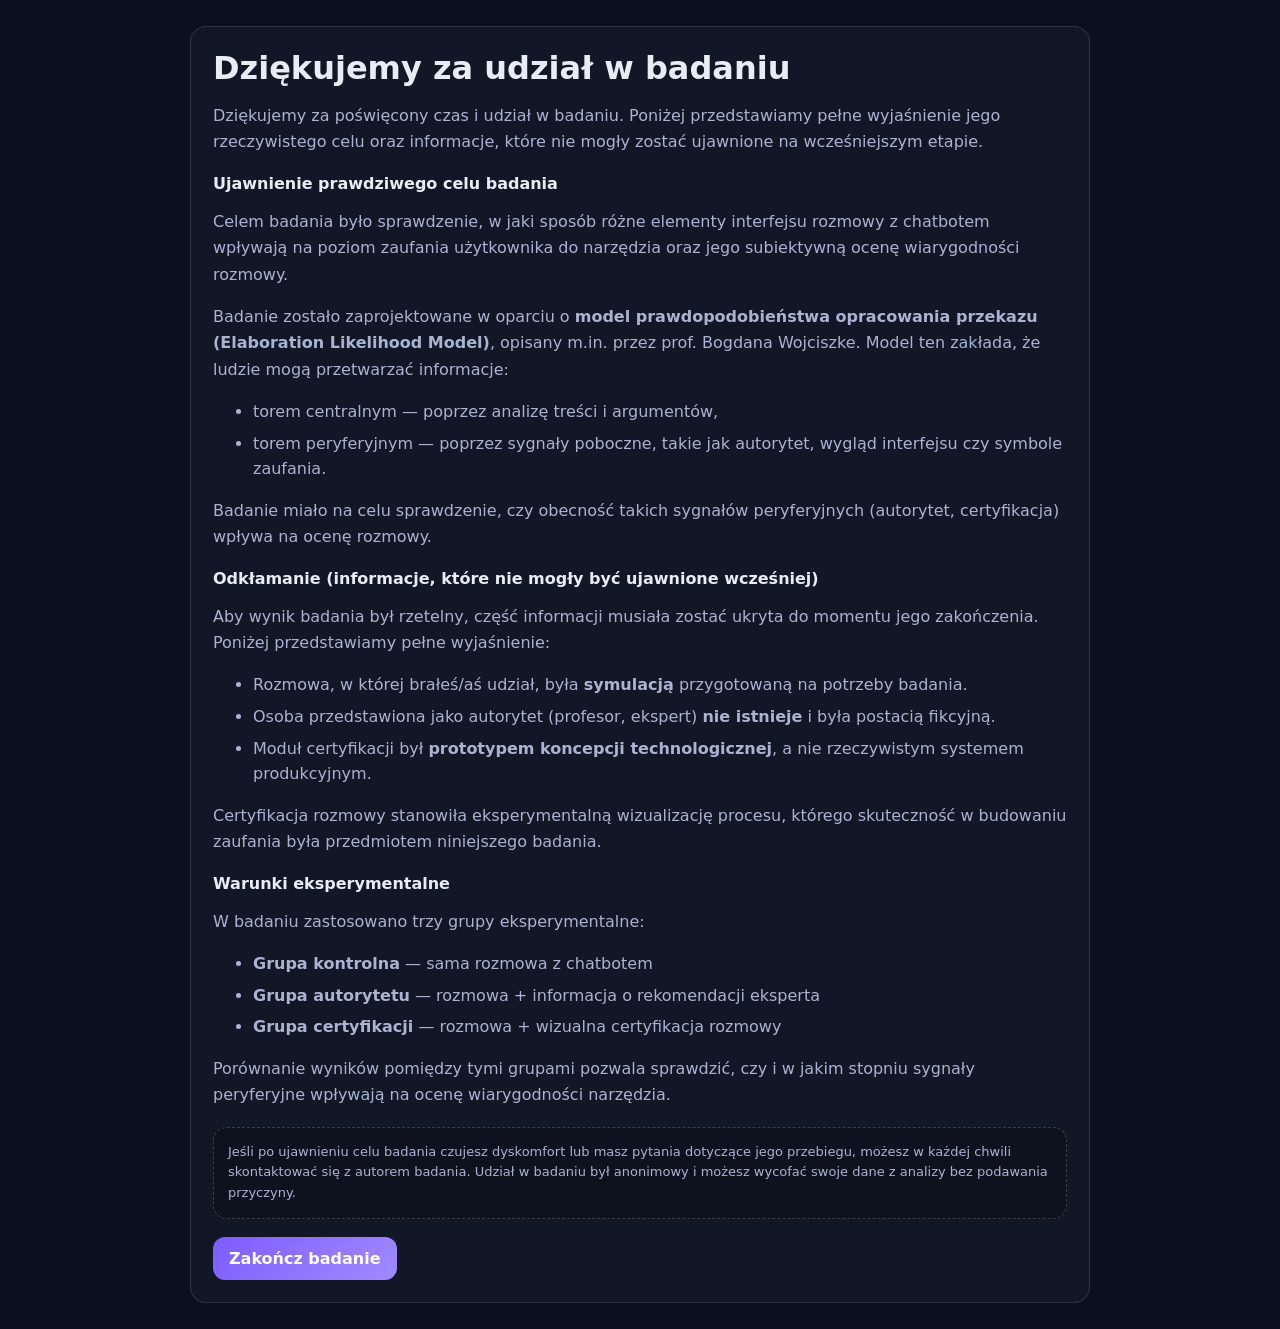
<file: templates/debrief.html>
<!DOCTYPE html>
<html lang="pl">
<head>
  <meta charset="UTF-8"/>
  <meta name="viewport" content="width=device-width, initial-scale=1.0"/>
  <title>Badanie – podsumowanie</title>
  <style>
    body{margin:0;font-family:system-ui,Segoe UI,Roboto,Arial;background:#0b1020;color:#e9ecf5;padding:26px}
    .wrap{max-width:900px;margin:0 auto}
    .card{border:1px solid rgba(255,255,255,.12);border-radius:16px;background:rgba(255,255,255,.03);padding:22px}
    h1{margin:0 0 8px}
    h2{margin:18px 0 6px;font-size:16px}
    p{color:#aab3d0;line-height:1.65}
    ul{color:#aab3d0;line-height:1.6}
    li{margin:6px 0}
    .btn{
      display:inline-flex;align-items:center;justify-content:center;
      margin-top:18px;padding:12px 16px;border-radius:12px;
      background:linear-gradient(135deg,#7c5cff,#a18bff);
      color:#fff;text-decoration:none;font-weight:800;border:0;cursor:pointer
    }
    .note{
      margin-top:18px;
      padding:14px;
      border:1px dashed rgba(255,255,255,.18);
      border-radius:14px;
      background:rgba(0,0,0,.18);
      color:#aab3d0;
      font-size:13px;
      line-height:1.6;
    }
  </style>
</head>
<body>
  <div class="wrap">
    <div class="card">
      <h1>Dziękujemy za udział w badaniu</h1>

      <p>
        Dziękujemy za poświęcony czas i udział w badaniu. Poniżej przedstawiamy pełne wyjaśnienie
        jego rzeczywistego celu oraz informacje, które nie mogły zostać ujawnione na wcześniejszym etapie.
      </p>

      <h2>Ujawnienie prawdziwego celu badania</h2>

      <p>
        Celem badania było sprawdzenie, w jaki sposób różne elementy interfejsu rozmowy z chatbotem
        wpływają na poziom zaufania użytkownika do narzędzia oraz jego subiektywną ocenę wiarygodności rozmowy.
      </p>

      <p>
        Badanie zostało zaprojektowane w oparciu o <b>model prawdopodobieństwa opracowania przekazu
        (Elaboration Likelihood Model)</b>, opisany m.in. przez prof. Bogdana Wojciszke.
        Model ten zakłada, że ludzie mogą przetwarzać informacje:
      </p>

      <ul>
        <li>torem centralnym — poprzez analizę treści i argumentów,</li>
        <li>torem peryferyjnym — poprzez sygnały poboczne, takie jak autorytet, wygląd interfejsu czy symbole zaufania.</li>
      </ul>

      <p>
        Badanie miało na celu sprawdzenie, czy obecność takich sygnałów peryferyjnych
        (autorytet, certyfikacja) wpływa na ocenę rozmowy.
      </p>

      <h2>Odkłamanie (informacje, które nie mogły być ujawnione wcześniej)</h2>

      <p>
        Aby wynik badania był rzetelny, część informacji musiała zostać ukryta do momentu jego zakończenia.
        Poniżej przedstawiamy pełne wyjaśnienie:
      </p>

      <ul>
        <li>Rozmowa, w której brałeś/aś udział, była <b>symulacją</b> przygotowaną na potrzeby badania.</li>
        <li>Osoba przedstawiona jako autorytet (profesor, ekspert) <b>nie istnieje</b> i była postacią fikcyjną.</li>
        <li>Moduł certyfikacji był <b>prototypem koncepcji technologicznej</b>, a nie rzeczywistym systemem produkcyjnym.</li>
      </ul>

      <p>
        Certyfikacja rozmowy stanowiła eksperymentalną wizualizację procesu, którego
        skuteczność w budowaniu zaufania była przedmiotem niniejszego badania.
      </p>

      <h2>Warunki eksperymentalne</h2>

      <p>
        W badaniu zastosowano trzy grupy eksperymentalne:
      </p>

      <ul>
        <li><b>Grupa kontrolna</b> — sama rozmowa z chatbotem</li>
        <li><b>Grupa autorytetu</b> — rozmowa + informacja o rekomendacji eksperta</li>
        <li><b>Grupa certyfikacji</b> — rozmowa + wizualna certyfikacja rozmowy</li>
      </ul>

      <p>
        Porównanie wyników pomiędzy tymi grupami pozwala sprawdzić,
        czy i w jakim stopniu sygnały peryferyjne wpływają na ocenę wiarygodności narzędzia.
      </p>

      <div class="note">
        Jeśli po ujawnieniu celu badania czujesz dyskomfort lub masz pytania dotyczące jego przebiegu,
        możesz w każdej chwili skontaktować się z autorem badania. Udział w badaniu był anonimowy
        i możesz wycofać swoje dane z analizy bez podawania przyczyny.
      </div>

      <a class="btn" href="/">Zakończ badanie</a>
    </div>
  </div>
</body>
</html>
</file>
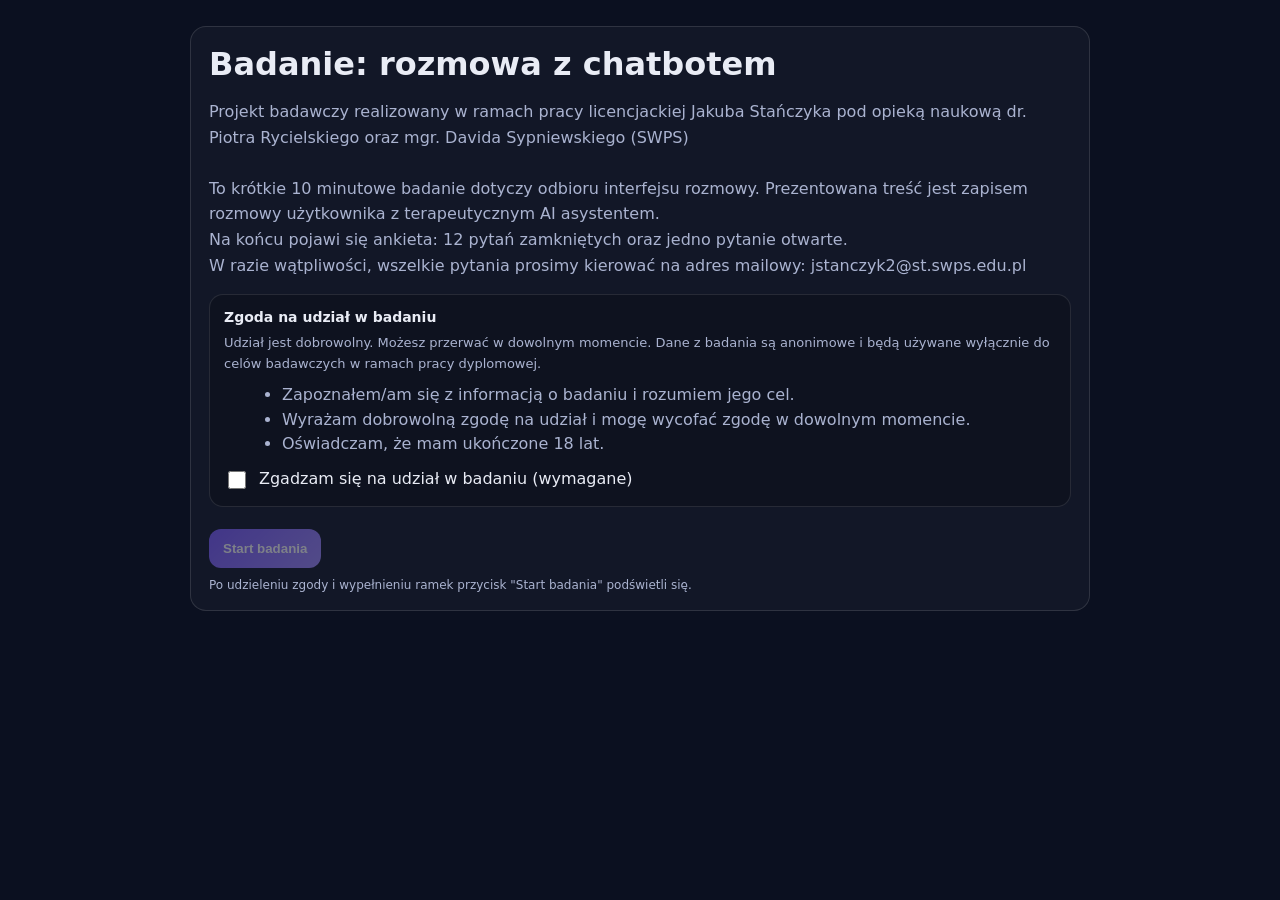
<file: templates/home.html>
<!DOCTYPE html>
<html lang="pl">
<head>
  <meta charset="UTF-8"/>
  <meta name="viewport" content="width=device-width, initial-scale=1.0"/>
  <title>Badanie – start</title>
  <style>
    body{margin:0;font-family:system-ui,Segoe UI,Roboto,Arial;background:#0b1020;color:#e9ecf5;padding:26px}
    .wrap{max-width:900px;margin:0 auto}
    .card{border:1px solid rgba(255,255,255,.12);border-radius:16px;background:rgba(255,255,255,.03);padding:18px}
    h1{margin:0 0 8px}
    p{color:#aab3d0;line-height:1.6}
    .row{display:flex;gap:10px;flex-wrap:wrap;margin-top:12px;align-items:center}
    .btn{
      display:inline-flex;align-items:center;justify-content:center;gap:8px;
      margin-top:10px;padding:12px 14px;border-radius:12px;
      background:linear-gradient(135deg,#7c5cff,#a18bff);
      color:#fff;text-decoration:none;font-weight:800;border:0;cursor:pointer
    }
    .btn[disabled]{opacity:.45;cursor:not-allowed}
    .btn2{
      display:inline-block;margin-top:10px;padding:12px 14px;border-radius:12px;
      background:rgba(255,255,255,.06);border:1px solid rgba(255,255,255,.12);
      color:#e9ecf5;text-decoration:none;font-weight:700
    }
    .small{font-size:12px;color:#aab3d0;margin-top:10px}
    .consent{
      margin-top:16px;
      border:1px solid rgba(255,255,255,.10);
      border-radius:14px;
      padding:14px;
      background:rgba(0,0,0,.18);
    }
    .consent h2{margin:0 0 8px;font-size:14px}
    .consent ul{margin:8px 0 0 18px;color:#aab3d0;line-height:1.55}
    label{display:flex;gap:10px;align-items:flex-start;color:#e9ecf5}
    input[type="checkbox"]{width:18px;height:18px;margin-top:2px}
    .warn{display:none;margin-top:10px;color:#ffb4b4;font-size:12px}
  </style>
</head>
<body>
  <div class="wrap">
    <div class="card">
      <h1>Badanie: rozmowa z chatbotem</h1>
      <p>
        Projekt badawczy realizowany w ramach pracy licencjackiej Jakuba Stańczyka
pod opieką naukową dr. Piotra Rycielskiego oraz mgr. Davida Sypniewskiego (SWPS)
          <br>
          <br>
        To krótkie 10 minutowe badanie dotyczy odbioru interfejsu rozmowy. Prezentowana treść jest zapisem rozmowy użytkownika z terapeutycznym AI asystentem.
        <br>Na końcu pojawi się ankieta: 12 pytań zamkniętych oraz jedno pytanie otwarte.
        <br>W razie wątpliwości, wszelkie pytania prosimy kierować na adres mailowy: jstanczyk2@st.swps.edu.pl
      </p>

      <div class="consent">
        <h2>Zgoda na udział w badaniu</h2>
        <p style="margin:0;color:#aab3d0;line-height:1.6;font-size:13px">
          Udział jest dobrowolny. Możesz przerwać w dowolnym momencie. Dane z badania są anonimowe i będą używane wyłącznie
          do celów badawczych w ramach pracy dyplomowej.
        </p>

        <ul>
          <li>Zapoznałem/am się z informacją o badaniu i rozumiem jego cel.</li>
          <li>Wyrażam dobrowolną zgodę na udział i mogę wycofać zgodę w dowolnym momencie.</li>
          <li>Oświadczam, że mam ukończone 18 lat.</li>
        </ul>

        <div class="row">
          <label>
            <input type="checkbox" id="consentChk">
            <span>Zgadzam się na udział w badaniu (wymagane)</span>
          </label>
        </div>

        <div class="warn" id="warnBox">Zaznacz zgodę, aby rozpocząć badanie.</div>
      </div>

      <div class="row">
        <button class="btn" id="startBtn" disabled>Start badania</button>
      </div>

      <div class="small">
        Po udzieleniu zgody i wypełnieniu ramek przycisk "Start badania" podświetli się.</a>
      </div>
    </div>
  </div>

<script>
  const chk = document.getElementById("consentChk");
  const btn = document.getElementById("startBtn");
  const warn = document.getElementById("warnBox");

  // jeśli ktoś wrócił i miał już zgodę
  const saved = sessionStorage.getItem("study_consent") === "yes";
  if(saved){
    chk.checked = true;
    btn.disabled = false;
  }

  chk.addEventListener("change", () => {
    btn.disabled = !chk.checked;
    warn.style.display = "none";
    if(chk.checked){
      sessionStorage.setItem("study_consent", "yes");
    }else{
      sessionStorage.removeItem("study_consent");
    }
  });

  btn.addEventListener("click", () => {
    if(!chk.checked){
      warn.style.display = "block";
      return;
    }
    // idziemy do badania
    window.location.href = "/study";
  });
</script>
</body>
</html>
</file>
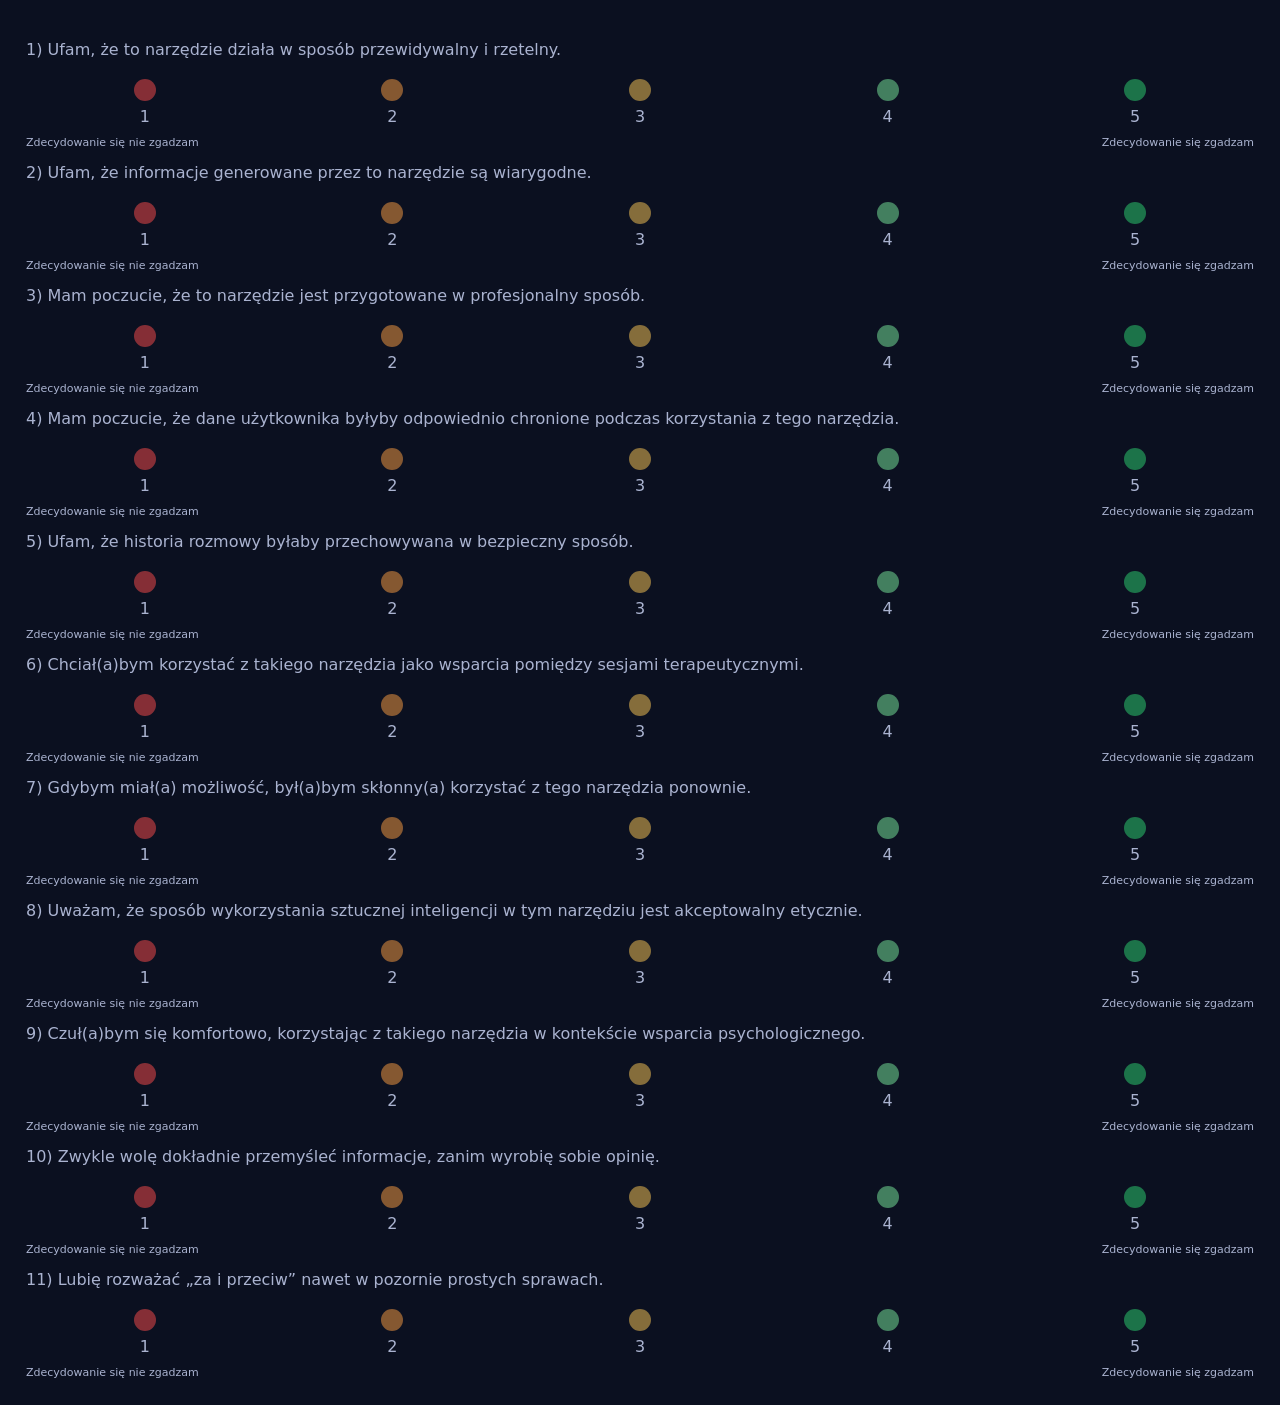
<file: templates/surveyold.html>
<!DOCTYPE html>
<html lang="pl">
<head>
  <meta charset="UTF-8"/>
  <meta name="viewport" content="width=device-width, initial-scale=1.0"/>
  <title>Ankieta</title>
  <style>
    body{margin:0;font-family:system-ui,Segoe UI,Roboto,Arial;background:#0b1020;color:#e9ecf5;padding:26px}
    .wrap{max-width:900px;margin:0 auto}
    .card{border:1px solid rgba(255,255,255,.12);border-radius:16px;background:rgba(255,255,255,.03);padding:18px}
    h1{margin:0 0 10px}
    label{display:block;margin:14px 0 6px;color:#aab3d0}
    select, textarea, input{
      width:100%; padding:10px; border-radius:12px;
      border:1px solid rgba(255,255,255,.12); background:rgba(0,0,0,.2); color:#e9ecf5
    }
    button{margin-top:14px;padding:12px 14px;border-radius:12px;border:0;
      background:linear-gradient(135deg,#2ee59d,#00c2ff);color:#06101a;font-weight:900;cursor:pointer}
    .muted{color:#aab3d0;font-size:12px;line-height:1.5}
    .likert {
      display: flex;
      justify-content: space-between;
      gap: 10px;
      margin-top: 6px;
    }

    .likert label {
      flex: 1;
      text-align: center;
      cursor: pointer;
    }

    .likert input {
      display: none;
    }

    .dot {
      width: 18px;
      height: 18px;
      border-radius: 50%;
      margin: 0 auto 6px;
      opacity: 0.5;
      border: 2px solid transparent;
    }

    .l1 { background: #ff4d4d; }
    .l2 { background: #ff9f43; }
    .l3 { background: #feca57; }
    .l4 { background: #7bed9f; }
    .l5 { background: #2ed573; }

    .likert input:checked + .dot {
      opacity: 1;
      border-color: #fff;
      box-shadow: 0 0 0 2px rgba(255,255,255,.25);
    }

    .scale-labels {
      display: flex;
      justify-content: space-between;
      font-size: 11px;
      color: #aab3d0;
      margin-top: 4px;
    }
  </style>
</head>
<body>
  <div class="question">
  <label>1) Ufam, że to narzędzie działa w sposób przewidywalny i rzetelny.</label>

  <div class="likert">
    <label>
      <input type="radio" name="q1" value="1">
      <div class="dot l1"></div>
      1
    </label>
    <label>
      <input type="radio" name="q1" value="2">
      <div class="dot l2"></div>
      2
    </label>
    <label>
      <input type="radio" name="q1" value="3">
      <div class="dot l3"></div>
      3
    </label>
    <label>
      <input type="radio" name="q1" value="4">
      <div class="dot l4"></div>
      4
    </label>
    <label>
      <input type="radio" name="q1" value="5">
      <div class="dot l5"></div>
      5
    </label>
  </div>

  <div class="scale-labels">
    <span>Zdecydowanie się nie zgadzam</span>
    <span>Zdecydowanie się zgadzam</span>
  </div>
</div>
<div class="question">
  <label>2) Ufam, że informacje generowane przez to narzędzie są wiarygodne.</label>

  <div class="likert">
    <label><input type="radio" name="q2" value="1"><div class="dot l1"></div>1</label>
    <label><input type="radio" name="q2" value="2"><div class="dot l2"></div>2</label>
    <label><input type="radio" name="q2" value="3"><div class="dot l3"></div>3</label>
    <label><input type="radio" name="q2" value="4"><div class="dot l4"></div>4</label>
    <label><input type="radio" name="q2" value="5"><div class="dot l5"></div>5</label>
  </div>

  <div class="scale-labels">
    <span>Zdecydowanie się nie zgadzam</span>
    <span>Zdecydowanie się zgadzam</span>
  </div>
</div>
  <div class="question">
  <label>3) Mam poczucie, że to narzędzie jest przygotowane w profesjonalny sposób.</label>

  <div class="likert">
    <label><input type="radio" name="q3" value="1"><div class="dot l1"></div>1</label>
    <label><input type="radio" name="q3" value="2"><div class="dot l2"></div>2</label>
    <label><input type="radio" name="q3" value="3"><div class="dot l3"></div>3</label>
    <label><input type="radio" name="q3" value="4"><div class="dot l4"></div>4</label>
    <label><input type="radio" name="q3" value="5"><div class="dot l5"></div>5</label>
  </div>

  <div class="scale-labels">
    <span>Zdecydowanie się nie zgadzam</span>
    <span>Zdecydowanie się zgadzam</span>
  </div>
</div>
<div class="question">
  <label>4) Mam poczucie, że dane użytkownika byłyby odpowiednio chronione podczas korzystania z tego narzędzia.</label>

  <div class="likert">
    <label><input type="radio" name="q4" value="1"><div class="dot l1"></div>1</label>
    <label><input type="radio" name="q4" value="2"><div class="dot l2"></div>2</label>
    <label><input type="radio" name="q4" value="3"><div class="dot l3"></div>3</label>
    <label><input type="radio" name="q4" value="4"><div class="dot l4"></div>4</label>
    <label><input type="radio" name="q4" value="5"><div class="dot l5"></div>5</label>
  </div>

  <div class="scale-labels">
    <span>Zdecydowanie się nie zgadzam</span>
    <span>Zdecydowanie się zgadzam</span>
  </div>
</div>
  <div class="question">
  <label>5) Ufam, że historia rozmowy byłaby przechowywana w bezpieczny sposób.</label>

  <div class="likert">
    <label><input type="radio" name="q5" value="1"><div class="dot l1"></div>1</label>
    <label><input type="radio" name="q5" value="2"><div class="dot l2"></div>2</label>
    <label><input type="radio" name="q5" value="3"><div class="dot l3"></div>3</label>
    <label><input type="radio" name="q5" value="4"><div class="dot l4"></div>4</label>
    <label><input type="radio" name="q5" value="5"><div class="dot l5"></div>5</label>
  </div>

  <div class="scale-labels">
    <span>Zdecydowanie się nie zgadzam</span>
    <span>Zdecydowanie się zgadzam</span>
  </div>
</div>
  <div class="question">
  <label>6) Chciał(a)bym korzystać z takiego narzędzia jako wsparcia pomiędzy sesjami terapeutycznymi.</label>

  <div class="likert">
    <label><input type="radio" name="q6" value="1"><div class="dot l1"></div>1</label>
    <label><input type="radio" name="q6" value="2"><div class="dot l2"></div>2</label>
    <label><input type="radio" name="q6" value="3"><div class="dot l3"></div>3</label>
    <label><input type="radio" name="q6" value="4"><div class="dot l4"></div>4</label>
    <label><input type="radio" name="q6" value="5"><div class="dot l5"></div>5</label>
  </div>

  <div class="scale-labels">
    <span>Zdecydowanie się nie zgadzam</span>
    <span>Zdecydowanie się zgadzam</span>
  </div>
</div>
   <div class="question">
  <label>7) Gdybym miał(a) możliwość, był(a)bym skłonny(a) korzystać z tego narzędzia ponownie.</label>

  <div class="likert">
    <label><input type="radio" name="q7" value="1"><div class="dot l1"></div>1</label>
    <label><input type="radio" name="q7" value="2"><div class="dot l2"></div>2</label>
    <label><input type="radio" name="q7" value="3"><div class="dot l3"></div>3</label>
    <label><input type="radio" name="q7" value="4"><div class="dot l4"></div>4</label>
    <label><input type="radio" name="q7" value="5"><div class="dot l5"></div>5</label>
  </div>

  <div class="scale-labels">
    <span>Zdecydowanie się nie zgadzam</span>
    <span>Zdecydowanie się zgadzam</span>
  </div>
</div>
  <div class="question">
  <label>8) Uważam, że sposób wykorzystania sztucznej inteligencji w tym narzędziu jest akceptowalny etycznie.</label>

  <div class="likert">
    <label><input type="radio" name="q8" value="1"><div class="dot l1"></div>1</label>
    <label><input type="radio" name="q8" value="2"><div class="dot l2"></div>2</label>
    <label><input type="radio" name="q8" value="3"><div class="dot l3"></div>3</label>
    <label><input type="radio" name="q8" value="4"><div class="dot l4"></div>4</label>
    <label><input type="radio" name="q8" value="5"><div class="dot l5"></div>5</label>
  </div>

  <div class="scale-labels">
    <span>Zdecydowanie się nie zgadzam</span>
    <span>Zdecydowanie się zgadzam</span>
  </div>
</div>
    <div class="question">
  <label>9) Czuł(a)bym się komfortowo, korzystając z takiego narzędzia w kontekście wsparcia psychologicznego.</label>

  <div class="likert">
    <label><input type="radio" name="q9" value="1"><div class="dot l1"></div>1</label>
    <label><input type="radio" name="q9" value="2"><div class="dot l2"></div>2</label>
    <label><input type="radio" name="q9" value="3"><div class="dot l3"></div>3</label>
    <label><input type="radio" name="q9" value="4"><div class="dot l4"></div>4</label>
    <label><input type="radio" name="q9" value="5"><div class="dot l5"></div>5</label>
  </div>

  <div class="scale-labels">
    <span>Zdecydowanie się nie zgadzam</span>
    <span>Zdecydowanie się zgadzam</span>
  </div>
</div>
  <div class="question">
  <label>10) Zwykle wolę dokładnie przemyśleć informacje, zanim wyrobię sobie opinię.</label>

  <div class="likert">
    <label><input type="radio" name="q10" value="1"><div class="dot l1"></div>1</label>
    <label><input type="radio" name="q10" value="2"><div class="dot l2"></div>2</label>
    <label><input type="radio" name="q10" value="3"><div class="dot l3"></div>3</label>
    <label><input type="radio" name="q10" value="4"><div class="dot l4"></div>4</label>
    <label><input type="radio" name="q10" value="5"><div class="dot l5"></div>5</label>
  </div>

  <div class="scale-labels">
    <span>Zdecydowanie się nie zgadzam</span>
    <span>Zdecydowanie się zgadzam</span>
  </div>
</div>
  <div class="question">
  <label>11) Lubię rozważać „za i przeciw” nawet w pozornie prostych sprawach.</label>

  <div class="likert">
    <label><input type="radio" name="q11" value="1"><div class="dot l1"></div>1</label>
    <label><input type="radio" name="q11" value="2"><div class="dot l2"></div>2</label>
    <label><input type="radio" name="q11" value="3"><div class="dot l3"></div>3</label>
    <label><input type="radio" name="q11" value="4"><div class="dot l4"></div>4</label>
    <label><input type="radio" name="q11" value="5"><div class="dot l5"></div>5</label>
  </div>

  <div class="scale-labels">
    <span>Zdecydowanie się nie zgadzam</span>
    <span>Zdecydowanie się zgadzam</span>
  </div>
</div>
  <script>
    function done(){
      alert("Dzięki! (placeholder) — tu w wersji produkcyjnej będzie zapis odpowiedzi / przekierowanie.");
      window.location.href = "/";
    }
  </script>
</body>
</html>
</file>
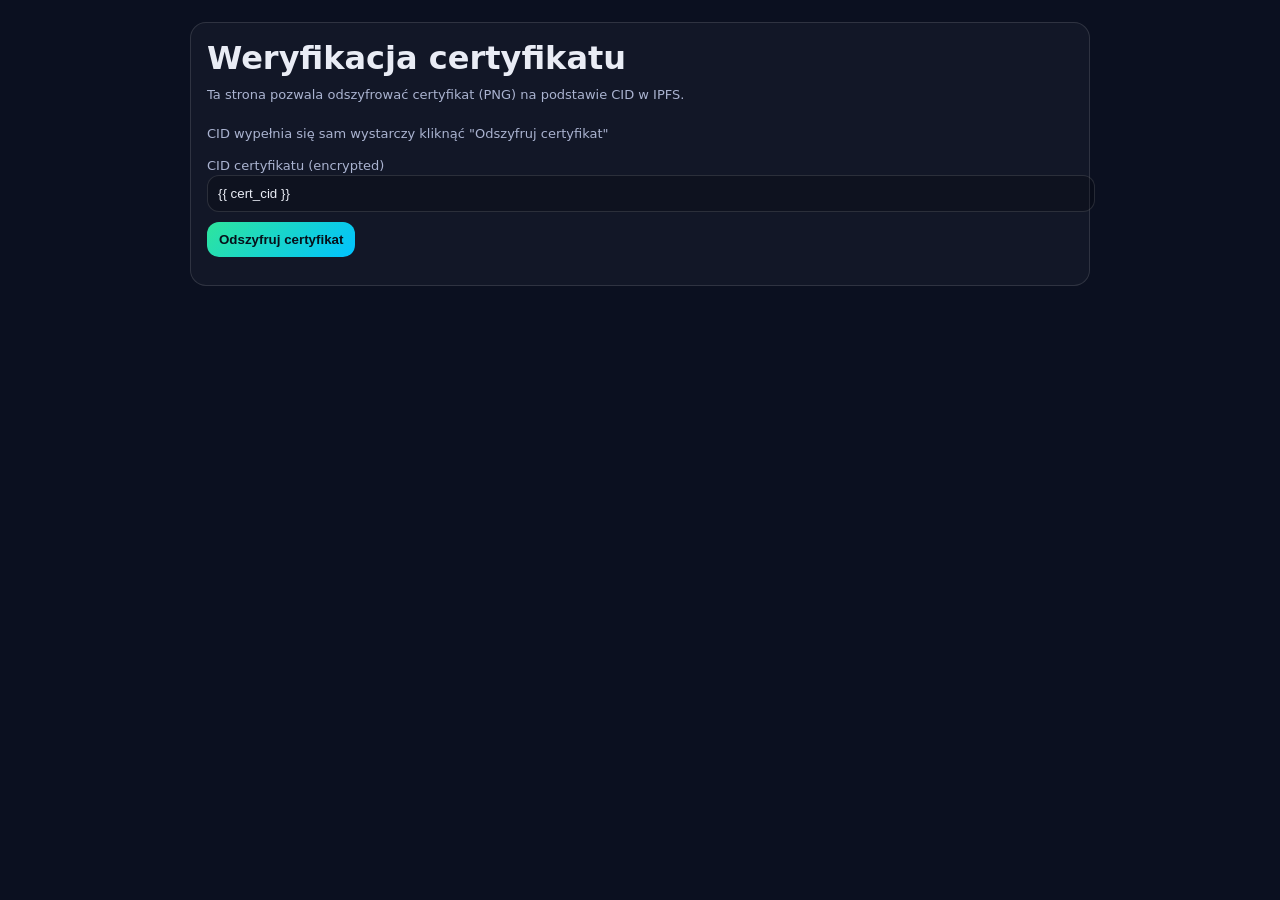
<file: templates/verify.html>
<!DOCTYPE html>
<html lang="pl">
<head>
  <meta charset="UTF-8"/>
  <meta name="viewport" content="width=device-width, initial-scale=1.0"/>
  <title>Weryfikacja certyfikatu</title>
  <style>
    body{margin:0;font-family:system-ui,Segoe UI,Roboto,Arial;background:#0b1020;color:#e9ecf5;padding:22px}
    .wrap{max-width:900px;margin:0 auto}
    .card{border:1px solid rgba(255,255,255,.12);border-radius:16px;background:rgba(255,255,255,.03);padding:16px}
    h1{margin:0 0 8px}
    .muted{color:#aab3d0;font-size:13px;line-height:1.5}
    input{width:100%;padding:10px;border-radius:12px;border:1px solid rgba(255,255,255,.12);background:rgba(0,0,0,.2);color:#e9ecf5}
    button{border:0;border-radius:12px;padding:10px 12px;font-weight:800;cursor:pointer;margin-top:10px;background:linear-gradient(135deg,#2ee59d,#00c2ff);color:#06101a}
    .out{margin-top:12px}
    img{max-width:100%;border-radius:14px;border:1px solid rgba(255,255,255,.12)}
    pre{white-space:pre-wrap;background:rgba(0,0,0,.2);border:1px solid rgba(255,255,255,.12);border-radius:14px;padding:12px}
  </style>
</head>
<body>
<div class="wrap">
  <div class="card">
    <h1>Weryfikacja certyfikatu</h1>
    <div class="muted">
      Ta strona pozwala odszyfrować certyfikat (PNG) na podstawie CID w IPFS.<br>
        <br>CID wypełnia się sam wystarczy kliknąć "Odszyfruj certyfikat"
    </div>

    <div style="margin-top:12px">
      <div class="muted">CID certyfikatu (encrypted)</div>
      <input id="certCid" value="{{ cert_cid }}" />
      <button onclick="decryptCert()">Odszyfruj certyfikat</button>
      <div class="out" id="certOut"></div>
    </div>
  </div>
</div>

<script>
  // podciągamy text cid z parametru ?text=
  const params = new URLSearchParams(window.location.search);
  const t = params.get("text");
  if(t) document.getElementById("textCid").value = t;

  async function decryptCert(){
    const cid = document.getElementById("certCid").value.trim();
    const res = await fetch("/decrypt", {
      method:"POST",
      headers:{"Content-Type":"application/json"},
      body: JSON.stringify({ cid, type:"cert" })
    });
    const blob = await res.blob();
    const url = URL.createObjectURL(blob);
    document.getElementById("certOut").innerHTML = `<img src="${url}" alt="Odszyfrowany certyfikat">`;
  }

  async function decryptText(){
    const cid = document.getElementById("textCid").value.trim();
    const res = await fetch("/decrypt", {
      method:"POST",
      headers:{"Content-Type":"application/json"},
      body: JSON.stringify({ cid, type:"text" })
    });
    const data = await res.json();
    document.getElementById("textOut").innerHTML = `<pre>${(data.text || data.error || "")}</pre>`;
  }
</script>
</body>
</html>
</file>
